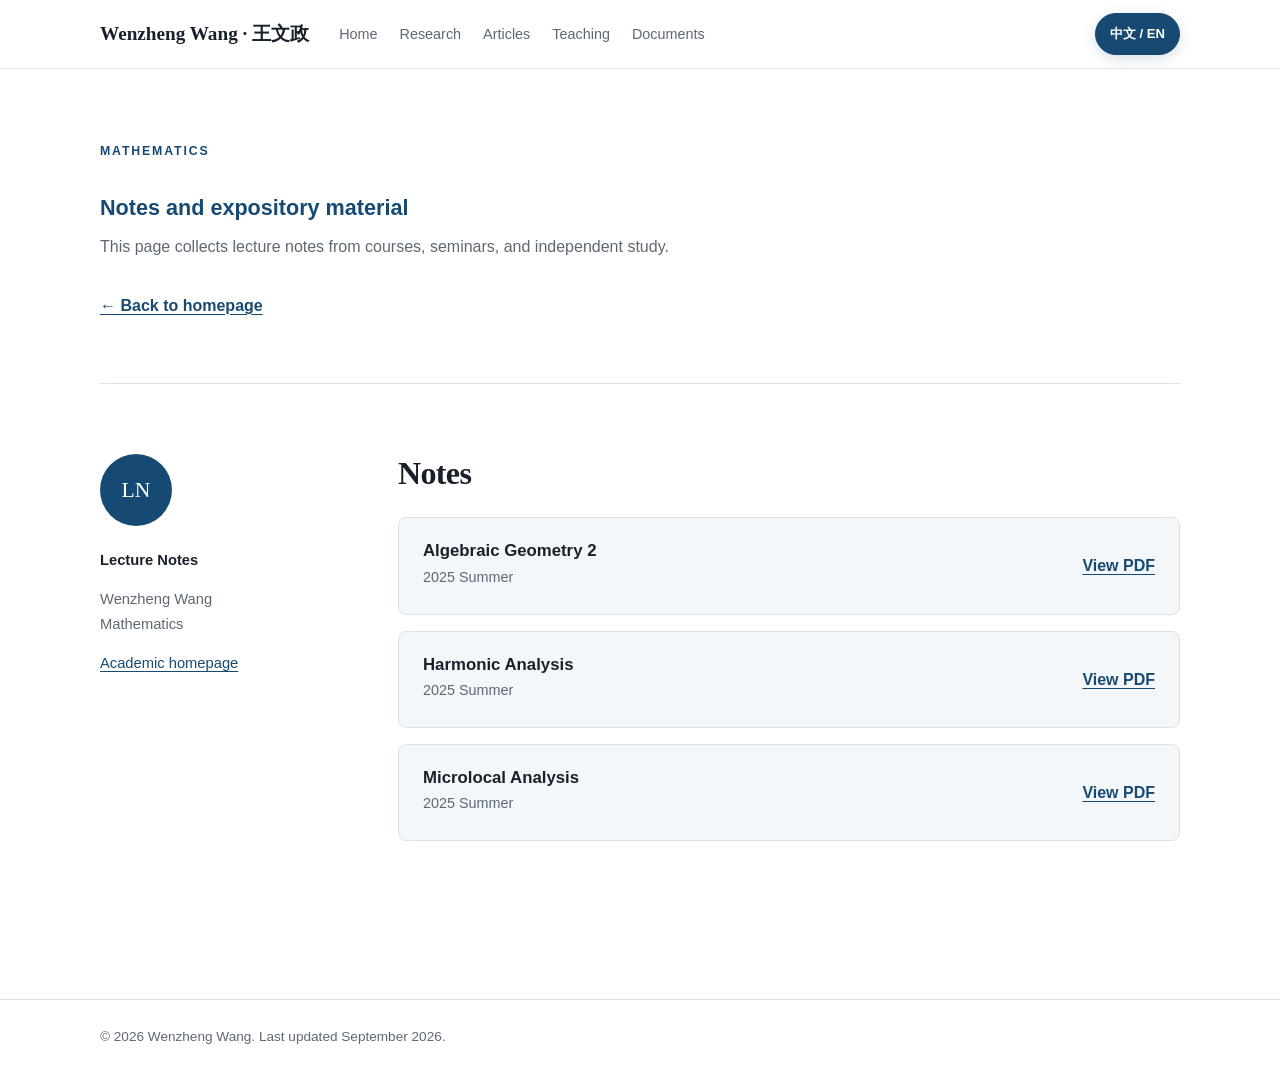
<file: lecture-notes.html>
<!doctype html>
<html lang="en">
<head>
  <meta charset="utf-8">
  <meta name="viewport" content="width=device-width, initial-scale=1">
  <meta name="description" content="Lecture notes by Wenzheng Wang.">
  <title>Lecture Notes | Wenzheng Wang</title>
  <link rel="stylesheet" href="style.css?v=20260723-1">
</head>
<body>
  <header class="site-header">
    <div class="container nav-wrap">
      <a class="site-name" href="index.html">Wenzheng Wang &middot; &#29579;&#25991;&#25919;</a>
      <nav aria-label="Main navigation">
        <a href="index.html">Home</a>
        <a href="index.html#research">Research</a>
        <a href="index.html#articles">Articles</a>
        <a href="index.html#teaching">Teaching</a>
        <a href="index.html#documents">Documents</a>
      </nav>
      <button class="language-toggle" type="button" aria-label="Switch to Chinese">&#20013;&#25991; / EN</button>
    </div>
  </header>

  <main id="top">
    <section class="hero container">
      <p class="eyebrow">Mathematics</p>
      <p class="role">Notes and expository material</p>
      <p class="affiliation">
        This page collects lecture notes from courses, seminars, and independent study.
      </p>
      <div class="quick-links">
        <a class="text-link" href="index.html">&larr; Back to homepage</a>
      </div>
    </section>

    <div class="container content-grid">
      <aside class="sidebar" aria-label="Page summary">
        <div class="monogram" aria-hidden="true">LN</div>
        <p><strong>Lecture Notes</strong></p>
        <p>Wenzheng Wang<br>Mathematics</p>
        <a href="index.html">Academic homepage</a>
      </aside>

      <div class="main-content">
        <section>
          <h2>Notes</h2>
          <div class="document-card" data-note="algebraic-geometry">
            <div>
              <h3>Algebraic Geometry 2</h3>
              <p>2025 Summer</p>
            </div>
            <a href="files/lecture-notes.pdf">View PDF</a>
          </div>
          <div class="document-card" data-note="harmonic-analysis">
            <div>
              <h3>Harmonic Analysis</h3>
              <p>2025 Summer</p>
            </div>
            <a href="files/harmonic-analysis-notes.pdf">View PDF</a>
          </div>
          <div class="document-card" data-note="microlocal-analysis">
            <div>
              <h3>Microlocal Analysis</h3>
              <p>2025 Summer</p>
            </div>
            <a href="files/microlocal-analysis-notes.pdf">View PDF</a>
          </div>
        </section>
      </div>
    </div>
  </main>

  <footer>
    <div class="container">
      <p>&copy; 2026 Wenzheng Wang. Last updated September 2026.</p>
    </div>
  </footer>
  <script src="language.js?v=20260922-1"></script>
</body>
</html>
</file>
<file: style.css>
:root {
  --ink: #18212b;
  --muted: #5d6875;
  --accent: #174a73;
  --accent-dark: #103854;
  --paper: #ffffff;
  --wash: #f4f7f9;
  --line: #dbe2e8;
  --max-width: 1080px;
}

* { box-sizing: border-box; }
html { scroll-behavior: smooth; }
body {
  margin: 0;
  color: var(--ink);
  background: var(--paper);
  font-family: Inter, ui-sans-serif, -apple-system, BlinkMacSystemFont, "Segoe UI", sans-serif;
  line-height: 1.7;
}

a { color: var(--accent); text-decoration-thickness: 1px; text-underline-offset: 3px; }
a:hover { color: var(--accent-dark); }
.container { width: min(calc(100% - 40px), var(--max-width)); margin-inline: auto; }

.site-header {
  position: sticky;
  top: 0;
  z-index: 10;
  border-bottom: 1px solid rgba(219, 226, 232, .9);
  background: rgba(255, 255, 255, .94);
  backdrop-filter: blur(12px);
}
.nav-wrap { min-height: 68px; display: flex; align-items: center; justify-content: space-between; gap: 30px; }
.site-name { color: var(--ink); font-family: Georgia, "Times New Roman", serif; font-size: 1.2rem; font-weight: 700; text-decoration: none; white-space: nowrap; }
nav { display: flex; flex-wrap: wrap; gap: 22px; }
nav a { color: var(--muted); font-size: .9rem; text-decoration: none; }
.language-toggle { flex: none; margin-left: auto; padding: 9px 14px; border: 1px solid var(--accent); border-radius: 999px; color: white; background: var(--accent); box-shadow: 0 4px 14px rgba(23, 74, 115, .16); font: inherit; font-size: .82rem; font-weight: 750; cursor: pointer; }
.language-toggle:hover { border-color: var(--accent-dark); background: var(--accent-dark); }

.hero { padding: 72px 0 64px; border-bottom: 1px solid var(--line); }
.hero-grid { display: grid; grid-template-columns: minmax(0, 1fr) 200px; align-items: center; gap: clamp(30px, 5vw, 60px); }
.hero-name { font-size: clamp(1.85rem, 3vw, 2.7rem); line-height: 1.08; }
.hero-image { width: 200px; aspect-ratio: 4 / 5; justify-self: end; border-radius: 12px; object-fit: cover; object-position: center 58%; box-shadow: 0 12px 28px rgba(24, 33, 43, .13); }
.eyebrow { margin: 0 0 10px; color: var(--accent); font-size: .77rem; font-weight: 700; letter-spacing: .15em; text-transform: uppercase; }
h1, h2 { font-family: Georgia, "Times New Roman", serif; }
h1 { margin: 0; font-size: clamp(3.1rem, 8vw, 5.8rem); line-height: .98; letter-spacing: -.045em; }
.chinese-name { font-size: .65em; letter-spacing: .02em; white-space: nowrap; }
.role { margin: 28px 0 0; color: var(--accent); font-size: 1.35rem; font-weight: 650; }
.affiliation { margin: 6px 0 0; color: var(--muted); }
.quick-links { display: flex; align-items: center; gap: 22px; margin-top: 32px; }
.button { display: inline-block; padding: 10px 18px; border-radius: 5px; color: white; background: var(--accent); text-decoration: none; }
.button:hover { color: white; background: var(--accent-dark); }
.text-link { font-weight: 650; }

.content-grid { display: grid; grid-template-columns: 220px minmax(0, 1fr); gap: 78px; padding: 70px 0 100px; }
.sidebar { align-self: start; position: sticky; top: 108px; color: var(--muted); font-size: .92rem; }
.sidebar p { margin: 0 0 14px; }
.sidebar strong { color: var(--ink); }
.monogram { width: 72px; height: 72px; display: grid; place-items: center; margin-bottom: 22px; border-radius: 50%; color: white; background: var(--accent); font-family: Georgia, "Times New Roman", serif; font-size: 1.35rem; }
.profile-image { width: 88px; height: 88px; margin-bottom: 22px; border-radius: 50%; object-fit: cover; object-position: center 58%; box-shadow: 0 8px 22px rgba(24, 33, 43, .14); }

.main-content section { padding: 0 0 58px; scroll-margin-top: 98px; }
.main-content section + section { padding-top: 58px; border-top: 1px solid var(--line); }
h2 { margin: 0 0 25px; font-size: 2rem; line-height: 1.2; letter-spacing: -.02em; }
h3, h4 { margin-top: 0; line-height: 1.35; }
h3 { margin-bottom: 15px; font-size: 1.05rem; }
h4 { margin-bottom: 6px; font-size: 1.02rem; }
p { margin-top: 0; }

.tags { display: flex; flex-wrap: wrap; gap: 9px; margin: 0 0 38px; padding: 0; list-style: none; }
.tags li { padding: 5px 11px; border: 1px solid #cbd9e3; border-radius: 999px; color: var(--accent-dark); background: var(--wash); font-size: .86rem; }
.entry { margin: 0 0 30px; }
.entry-heading { display: flex; justify-content: space-between; align-items: baseline; gap: 24px; }
.entry-heading span { flex: none; color: var(--muted); font-size: .86rem; }
.entry p { color: var(--muted); }
.compact { margin-bottom: 22px; }
.compact h3 { margin-bottom: 4px; }
.compact p { margin-bottom: 0; }

.document-card { display: flex; justify-content: space-between; align-items: center; gap: 25px; padding: 22px 24px; border: 1px solid var(--line); border-radius: 8px; background: var(--wash); }
.document-card + .document-card { margin-top: 16px; }
.document-card h3, .document-card p { margin-bottom: 2px; }
.document-card p { color: var(--muted); font-size: .9rem; }
.document-card a { flex: none; font-weight: 650; }

footer { padding: 25px 0; border-top: 1px solid var(--line); color: var(--muted); font-size: .85rem; }
footer p { margin: 0; }

@media (max-width: 960px) {
  nav { display: none; }
}

@media (max-width: 760px) {
  .site-header { position: static; }
  .nav-wrap { padding: 16px 0; align-items: center; }
  nav { display: none; }
  .hero { padding: 52px 0 48px; }
  .hero-grid { grid-template-columns: 1fr; gap: 38px; }
  .hero-image { width: min(100%, 180px); justify-self: start; }
  .content-grid { grid-template-columns: 1fr; gap: 48px; padding-top: 52px; }
  .sidebar { position: static; display: grid; grid-template-columns: 70px 1fr; column-gap: 18px; }
  .sidebar .monogram, .sidebar .profile-image { grid-row: span 3; }
  .sidebar p, .sidebar a { grid-column: 2; }
  .entry-heading, .document-card { align-items: flex-start; flex-direction: column; gap: 5px; }
}
</file>
